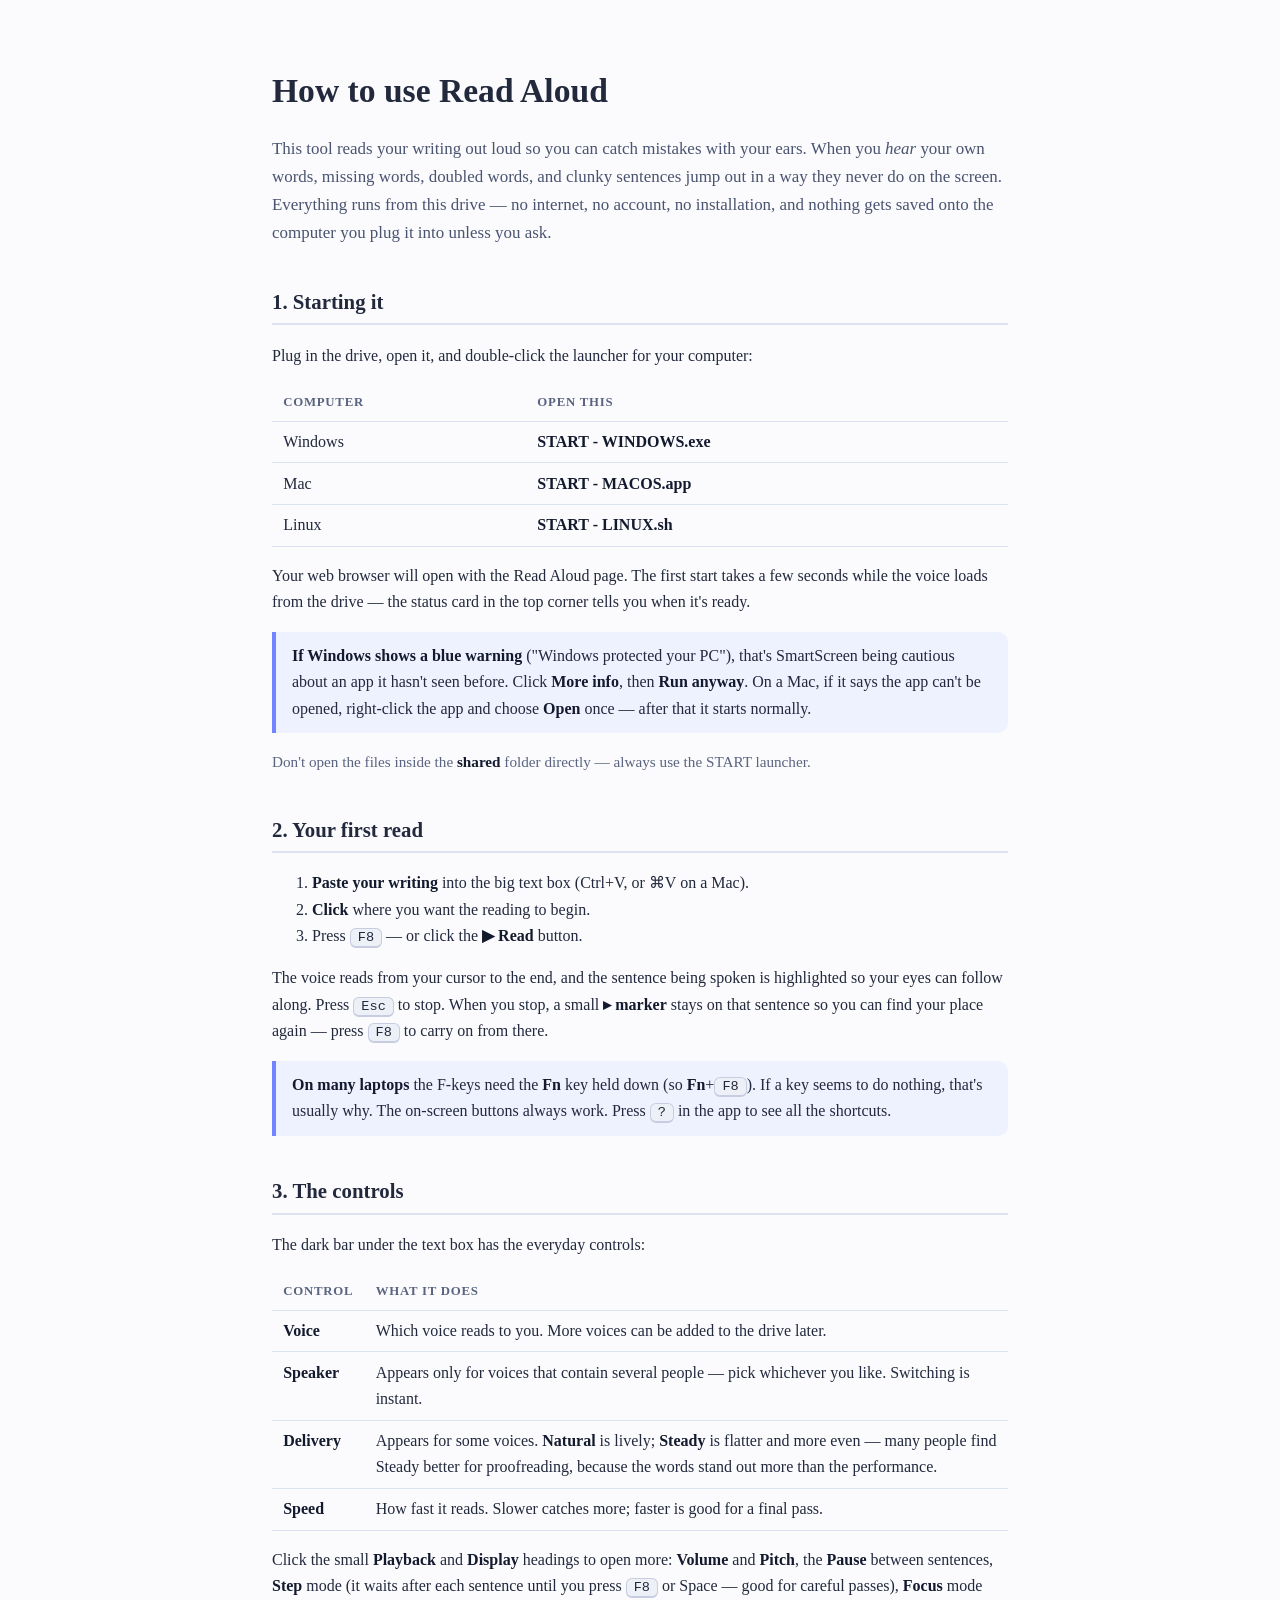
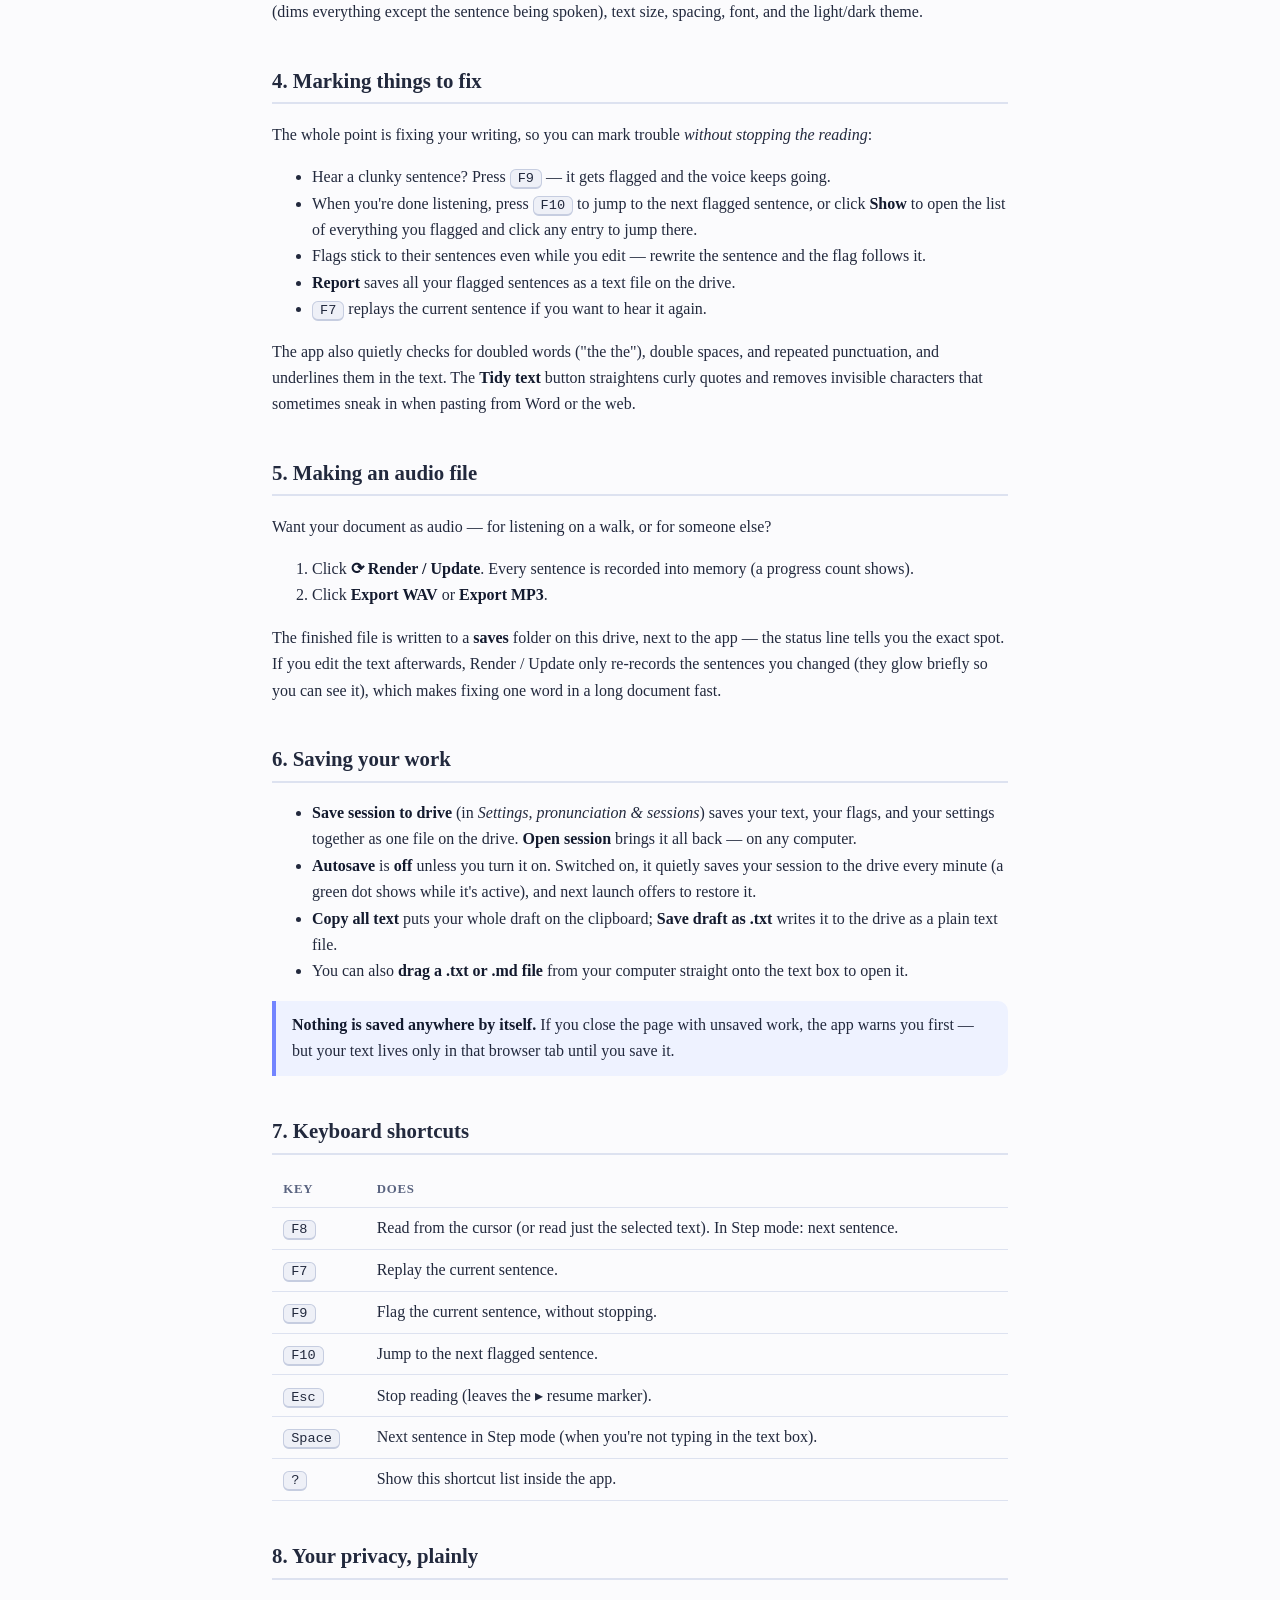
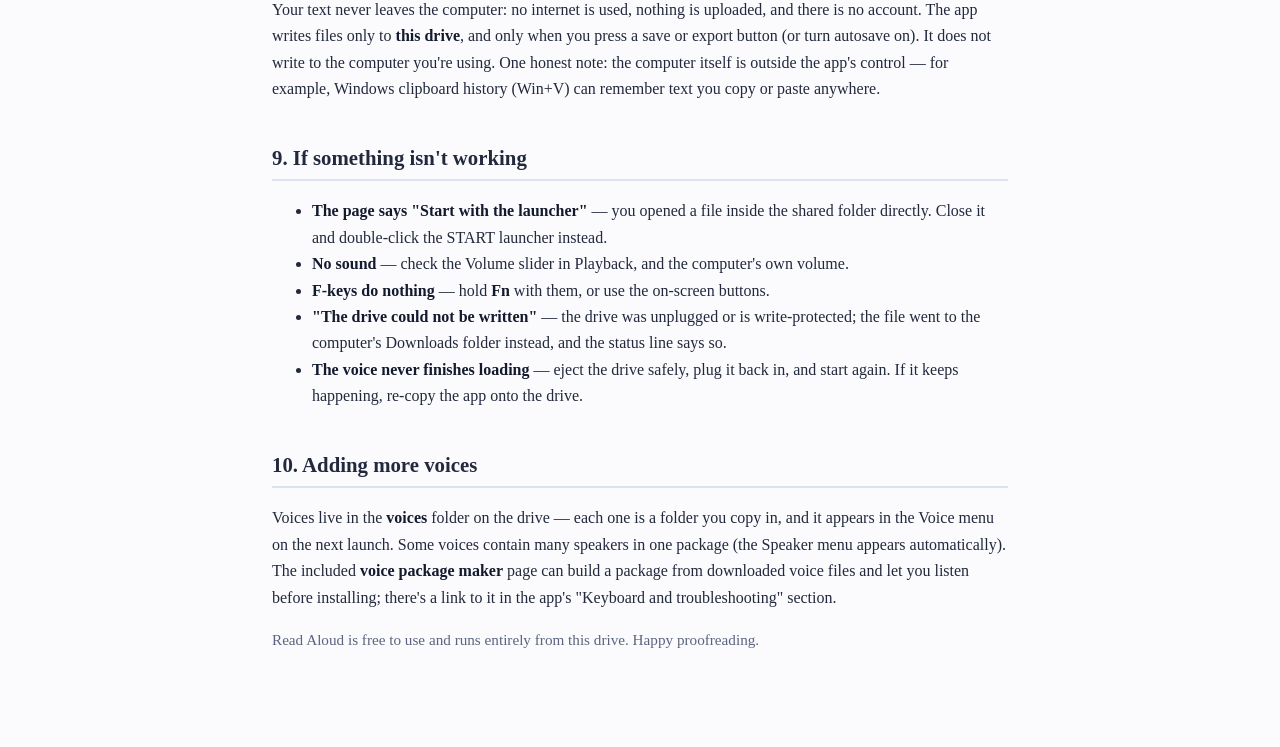
<file: manual.html>
<!doctype html>
<html lang="en">
<head>
<meta charset="utf-8">
<meta name="viewport" content="width=device-width, initial-scale=1">
<meta name="color-scheme" content="light dark">
<title>How to use Read Aloud</title>
<style>
  :root { color-scheme: light dark; }
  body {
    font-family: Georgia, 'Times New Roman', serif;
    line-height: 1.65;
    max-width: 46rem;
    margin: 0 auto;
    padding: 2.5rem 1.4rem 5rem;
    color: #22293d;
    background: #fbfbfd;
  }
  h1 { font-size: 2.1rem; margin-bottom: 0.2rem; }
  h2 { font-size: 1.3rem; margin-top: 2.4rem; border-bottom: 2px solid #dde2f0; padding-bottom: 0.25rem; }
  .lede { font-size: 1.06rem; color: #4a5470; }
  kbd {
    font-family: ui-monospace, Consolas, monospace;
    font-size: 0.85em;
    background: #eef0f7;
    border: 1px solid #c6cde0;
    border-bottom-width: 2px;
    border-radius: 6px;
    padding: 1px 7px;
    white-space: nowrap;
  }
  b, strong { color: #131a2e; }
  .tip {
    background: #eef2ff;
    border-left: 4px solid #7284ff;
    padding: 0.7rem 1rem;
    border-radius: 0 10px 10px 0;
    margin: 1rem 0;
  }
  table { border-collapse: collapse; width: 100%; margin: 1rem 0; }
  th, td { text-align: left; padding: 0.45rem 0.7rem; border-bottom: 1px solid #dde2f0; vertical-align: top; }
  th { font-size: 0.8rem; text-transform: uppercase; letter-spacing: 0.06em; color: #5a6480; }
  .muted { color: #5a6480; font-size: 0.95rem; }
  @media (prefers-color-scheme: dark) {
    body { background: #10162a; color: #d7dcec; }
    b, strong { color: #f2f4fb; }
    h2 { border-color: #2c3552; }
    .lede, .muted, th { color: #96a0bd; }
    kbd { background: #1d2540; border-color: #38446b; }
    .tip { background: #1a2342; }
    th, td { border-color: #2c3552; }
  }
  @media print {
    body { max-width: none; color: #000; background: #fff; }
    .tip { border-color: #888; background: #f2f2f2; }
  }
</style>
</head>
<body>

<h1>How to use Read Aloud</h1>
<p class="lede">This tool reads your writing out loud so you can catch mistakes with your ears.
When you <em>hear</em> your own words, missing words, doubled words, and clunky sentences jump out
in a way they never do on the screen. Everything runs from this drive — no internet, no account,
no installation, and nothing gets saved onto the computer you plug it into unless you ask.</p>

<h2>1. Starting it</h2>
<p>Plug in the drive, open it, and double-click the launcher for your computer:</p>
<table>
  <tr><th>Computer</th><th>Open this</th></tr>
  <tr><td>Windows</td><td><b>START - WINDOWS.exe</b></td></tr>
  <tr><td>Mac</td><td><b>START - MACOS.app</b></td></tr>
  <tr><td>Linux</td><td><b>START - LINUX.sh</b></td></tr>
</table>
<p>Your web browser will open with the Read Aloud page. The first start takes a few seconds
while the voice loads from the drive — the status card in the top corner tells you when it's ready.</p>
<div class="tip"><b>If Windows shows a blue warning</b> ("Windows protected your PC"), that's
SmartScreen being cautious about an app it hasn't seen before. Click <b>More info</b>, then
<b>Run anyway</b>. On a Mac, if it says the app can't be opened, right-click the app and choose
<b>Open</b> once — after that it starts normally.</div>
<p class="muted">Don't open the files inside the <b>shared</b> folder directly — always use the START launcher.</p>

<h2>2. Your first read</h2>
<ol>
  <li><b>Paste your writing</b> into the big text box (Ctrl+V, or ⌘V on a Mac).</li>
  <li><b>Click</b> where you want the reading to begin.</li>
  <li>Press <kbd>F8</kbd> — or click the <b>▶ Read</b> button.</li>
</ol>
<p>The voice reads from your cursor to the end, and the sentence being spoken is highlighted so
your eyes can follow along. Press <kbd>Esc</kbd> to stop. When you stop, a small <b>▸ marker</b>
stays on that sentence so you can find your place again — press <kbd>F8</kbd> to carry on from there.</p>
<div class="tip"><b>On many laptops</b> the F-keys need the <b>Fn</b> key held down
(so <b>Fn</b>+<kbd>F8</kbd>). If a key seems to do nothing, that's usually why. The on-screen
buttons always work. Press <kbd>?</kbd> in the app to see all the shortcuts.</div>

<h2>3. The controls</h2>
<p>The dark bar under the text box has the everyday controls:</p>
<table>
  <tr><th>Control</th><th>What it does</th></tr>
  <tr><td><b>Voice</b></td><td>Which voice reads to you. More voices can be added to the drive later.</td></tr>
  <tr><td><b>Speaker</b></td><td>Appears only for voices that contain several people — pick whichever you like. Switching is instant.</td></tr>
  <tr><td><b>Delivery</b></td><td>Appears for some voices. <b>Natural</b> is lively; <b>Steady</b> is flatter and more even — many people find Steady better for proofreading, because the words stand out more than the performance.</td></tr>
  <tr><td><b>Speed</b></td><td>How fast it reads. Slower catches more; faster is good for a final pass.</td></tr>
</table>
<p>Click the small <b>Playback</b> and <b>Display</b> headings to open more:
<b>Volume</b> and <b>Pitch</b>, the <b>Pause</b> between sentences, <b>Step</b> mode (it waits after
each sentence until you press <kbd>F8</kbd> or Space — good for careful passes), <b>Focus</b> mode
(dims everything except the sentence being spoken), text size, spacing, font, and the light/dark theme.</p>

<h2>4. Marking things to fix</h2>
<p>The whole point is fixing your writing, so you can mark trouble <em>without stopping the reading</em>:</p>
<ul>
  <li>Hear a clunky sentence? Press <kbd>F9</kbd> — it gets flagged and the voice keeps going.</li>
  <li>When you're done listening, press <kbd>F10</kbd> to jump to the next flagged sentence, or click
  <b>Show</b> to open the list of everything you flagged and click any entry to jump there.</li>
  <li>Flags stick to their sentences even while you edit — rewrite the sentence and the flag follows it.</li>
  <li><b>Report</b> saves all your flagged sentences as a text file on the drive.</li>
  <li><kbd>F7</kbd> replays the current sentence if you want to hear it again.</li>
</ul>
<p>The app also quietly checks for doubled words ("the the"), double spaces, and repeated punctuation,
and underlines them in the text. The <b>Tidy text</b> button straightens curly quotes and removes
invisible characters that sometimes sneak in when pasting from Word or the web.</p>

<h2>5. Making an audio file</h2>
<p>Want your document as audio — for listening on a walk, or for someone else?</p>
<ol>
  <li>Click <b>⟳ Render / Update</b>. Every sentence is recorded into memory (a progress count shows).</li>
  <li>Click <b>Export WAV</b> or <b>Export MP3</b>.</li>
</ol>
<p>The finished file is written to a <b>saves</b> folder on this drive, next to the app — the status
line tells you the exact spot. If you edit the text afterwards, Render / Update only re-records the
sentences you changed (they glow briefly so you can see it), which makes fixing one word in a long
document fast.</p>

<h2>6. Saving your work</h2>
<ul>
  <li><b>Save session to drive</b> (in <i>Settings, pronunciation &amp; sessions</i>) saves your text,
  your flags, and your settings together as one file on the drive. <b>Open session</b> brings it all back —
  on any computer.</li>
  <li><b>Autosave</b> is <b>off</b> unless you turn it on. Switched on, it quietly saves your session to
  the drive every minute (a green dot shows while it's active), and next launch offers to restore it.</li>
  <li><b>Copy all text</b> puts your whole draft on the clipboard; <b>Save draft as .txt</b> writes it
  to the drive as a plain text file.</li>
  <li>You can also <b>drag a .txt or .md file</b> from your computer straight onto the text box to open it.</li>
</ul>
<div class="tip"><b>Nothing is saved anywhere by itself.</b> If you close the page with unsaved
work, the app warns you first — but your text lives only in that browser tab until you save it.</div>

<h2>7. Keyboard shortcuts</h2>
<table>
  <tr><th>Key</th><th>Does</th></tr>
  <tr><td><kbd>F8</kbd></td><td>Read from the cursor (or read just the selected text). In Step mode: next sentence.</td></tr>
  <tr><td><kbd>F7</kbd></td><td>Replay the current sentence.</td></tr>
  <tr><td><kbd>F9</kbd></td><td>Flag the current sentence, without stopping.</td></tr>
  <tr><td><kbd>F10</kbd></td><td>Jump to the next flagged sentence.</td></tr>
  <tr><td><kbd>Esc</kbd></td><td>Stop reading (leaves the ▸ resume marker).</td></tr>
  <tr><td><kbd>Space</kbd></td><td>Next sentence in Step mode (when you're not typing in the text box).</td></tr>
  <tr><td><kbd>?</kbd></td><td>Show this shortcut list inside the app.</td></tr>
</table>

<h2>8. Your privacy, plainly</h2>
<p>Your text never leaves the computer: no internet is used, nothing is uploaded, and there is no
account. The app writes files only to <b>this drive</b>, and only when you press a save or export
button (or turn autosave on). It does not write to the computer you're using. One honest note:
the computer itself is outside the app's control — for example, Windows clipboard history (Win+V)
can remember text you copy or paste anywhere.</p>

<h2>9. If something isn't working</h2>
<ul>
  <li><b>The page says "Start with the launcher"</b> — you opened a file inside the shared folder
  directly. Close it and double-click the START launcher instead.</li>
  <li><b>No sound</b> — check the Volume slider in Playback, and the computer's own volume.</li>
  <li><b>F-keys do nothing</b> — hold <b>Fn</b> with them, or use the on-screen buttons.</li>
  <li><b>"The drive could not be written"</b> — the drive was unplugged or is write-protected;
  the file went to the computer's Downloads folder instead, and the status line says so.</li>
  <li><b>The voice never finishes loading</b> — eject the drive safely, plug it back in, and start again.
  If it keeps happening, re-copy the app onto the drive.</li>
</ul>

<h2>10. Adding more voices</h2>
<p>Voices live in the <b>voices</b> folder on the drive — each one is a folder you copy in, and it
appears in the Voice menu on the next launch. Some voices contain many speakers in one package
(the Speaker menu appears automatically). The included <b>voice package maker</b> page can build a
package from downloaded voice files and let you listen before installing; there's a link to it in
the app's "Keyboard and troubleshooting" section.</p>

<p class="muted">Read Aloud is free to use and runs entirely from this drive. Happy proofreading.</p>

</body>
</html>
</file>
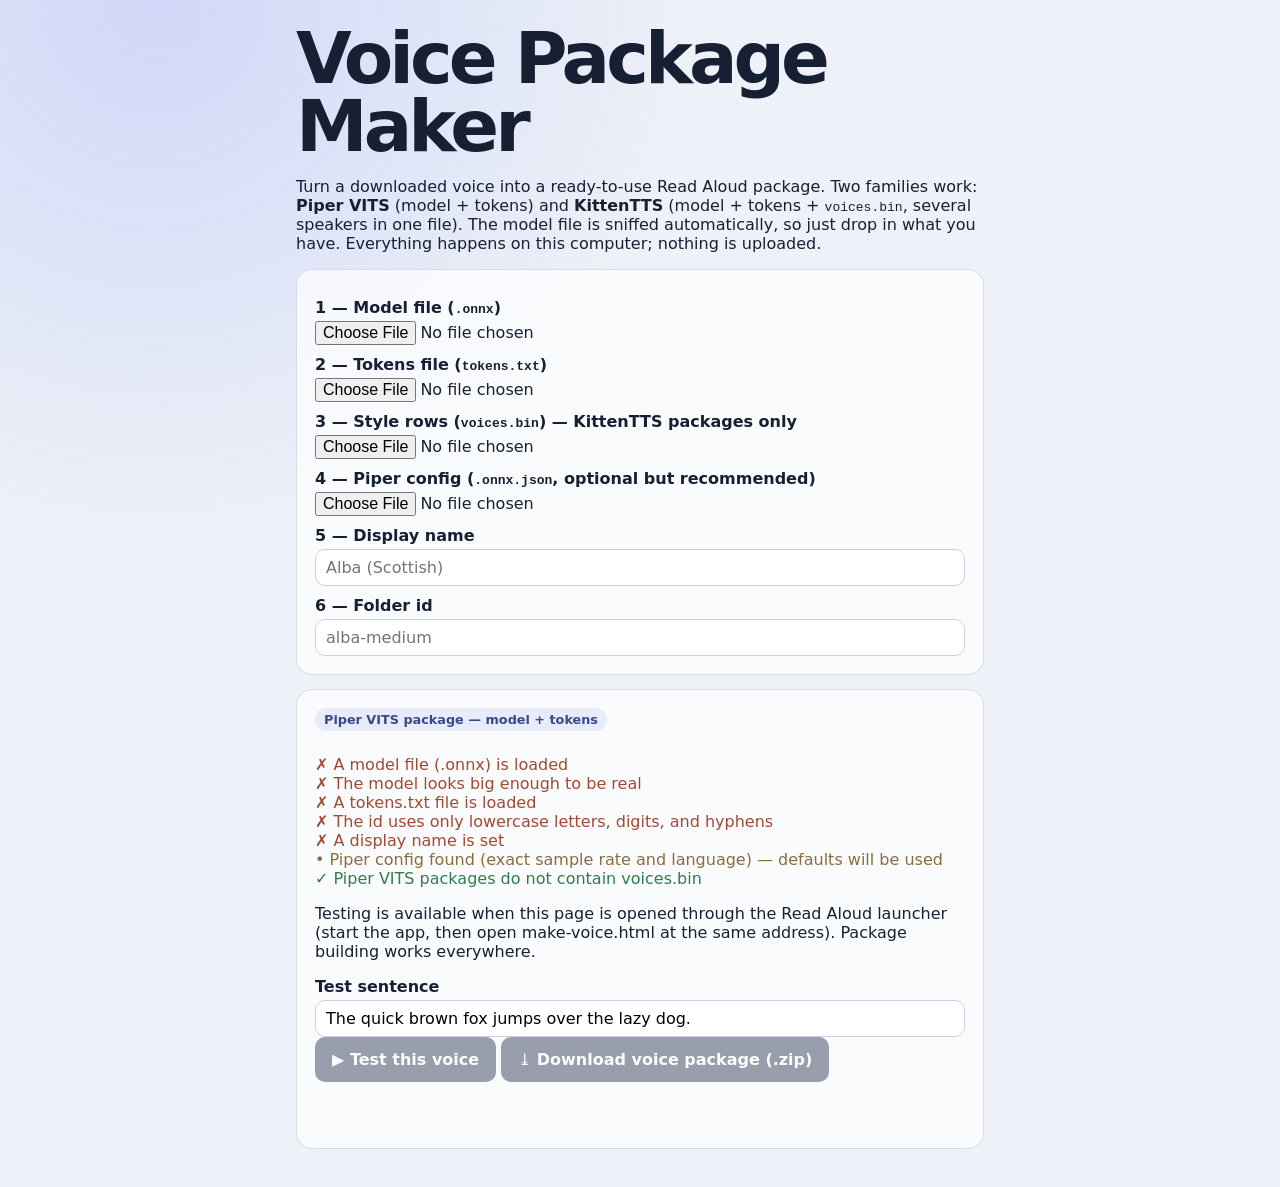
<file: web/make-voice.html>
<!doctype html>
<html lang="en">
<head>
<meta charset="utf-8">
<meta name="viewport" content="width=device-width, initial-scale=1">
<meta name="color-scheme" content="light dark">
<title>Read Aloud — Voice Package Maker</title>
<link rel="stylesheet" href="style.css">
<style>
  .mv main { max-width: 720px; margin: 0 auto; padding: 24px 16px; }
  .mv .card { border: 1px solid rgba(122,136,169,.25); border-radius: 16px; padding: 18px; margin: 14px 0; background: rgba(255,255,255,.72); }
  .mv label { display: block; margin: 10px 0 4px; font-weight: 600; }
  .mv input[type=text] { width: 100%; padding: 8px 10px; border-radius: 10px; border: 1px solid #c9d0e0; font: inherit; }
  .mv ul#checks { list-style: none; padding: 0; }
  .mv #checks .ok { color: #2f7d4f; }
  .mv #checks .bad { color: #a04a34; }
  .mv #checks .soft { color: #8a6d3b; }
  .mv #status { margin-top: 10px; min-height: 1.4em; font-weight: 600; }
  .mv .family { font-size:.8rem; font-weight:600; margin:0 0 8px; padding:4px 9px; border-radius:999px; display:inline-block; }
  .mv .family.vits { background:#e8ecf9; color:#3a4a8a; }
  .mv .family.kitten { background:#e6f2e6; color:#2f7d4f; }
  .mv .family.warnfam { background:#fbeede; color:#a04a34; }
  .mv #speakerRow { margin:10px 0; }
  :root[data-theme="dark"] .mv .card { background: rgba(29,37,56,.75); border-color: #303a53; }
</style>
</head>
<body class="mv">
<main>
  <h1>Voice Package Maker</h1>
  <p>Turn a downloaded voice into a ready-to-use Read Aloud package. Two families work:
  <strong>Piper VITS</strong> (model + tokens) and <strong>KittenTTS</strong> (model + tokens +
  <code>voices.bin</code>, several speakers in one file). The model file is sniffed automatically, so
  just drop in what you have. Everything happens on this computer; nothing is uploaded.</p>
  <section class="card">
    <label>1 — Model file (<code>.onnx</code>)</label>
    <input type="file" id="modelFile" accept=".onnx">
    <label>2 — Tokens file (<code>tokens.txt</code>)</label>
    <input type="file" id="tokensFile" accept=".txt">
    <label>3 — Style rows (<code>voices.bin</code>) — KittenTTS packages only</label>
    <input type="file" id="voicesFile" accept=".bin">
    <label>4 — Piper config (<code>.onnx.json</code>, optional but recommended)</label>
    <input type="file" id="configFile" accept=".json">
    <label>5 — Display name</label>
    <input type="text" id="voiceName" placeholder="Alba (Scottish)">
    <label>6 — Folder id</label>
    <input type="text" id="voiceId" placeholder="alba-medium">
  </section>
  <section class="card">
    <p id="family" class="family vits"></p>
    <ul id="checks"></ul>
    <div id="speakerRow" hidden>
      <label for="auditionSpeaker">Audition speaker (the package includes all of them)</label>
      <select id="auditionSpeaker" style="width:180px;padding:8px 10px;border-radius:10px;border:1px solid #c9d0e0;font:inherit;"></select>
    </div>
    <p id="benchNote"></p>
    <label for="testText">Test sentence</label>
    <input type="text" id="testText" value="The quick brown fox jumps over the lazy dog.">
    <button id="testBtn" type="button" disabled>▶ Test this voice</button>
    <button id="downloadBtn" type="button" disabled>⤓ Download voice package (.zip)</button>
    <p id="status"></p>
  </section>
</main>
<script src="make-voice.js"></script>
</body>
</html>
</file>
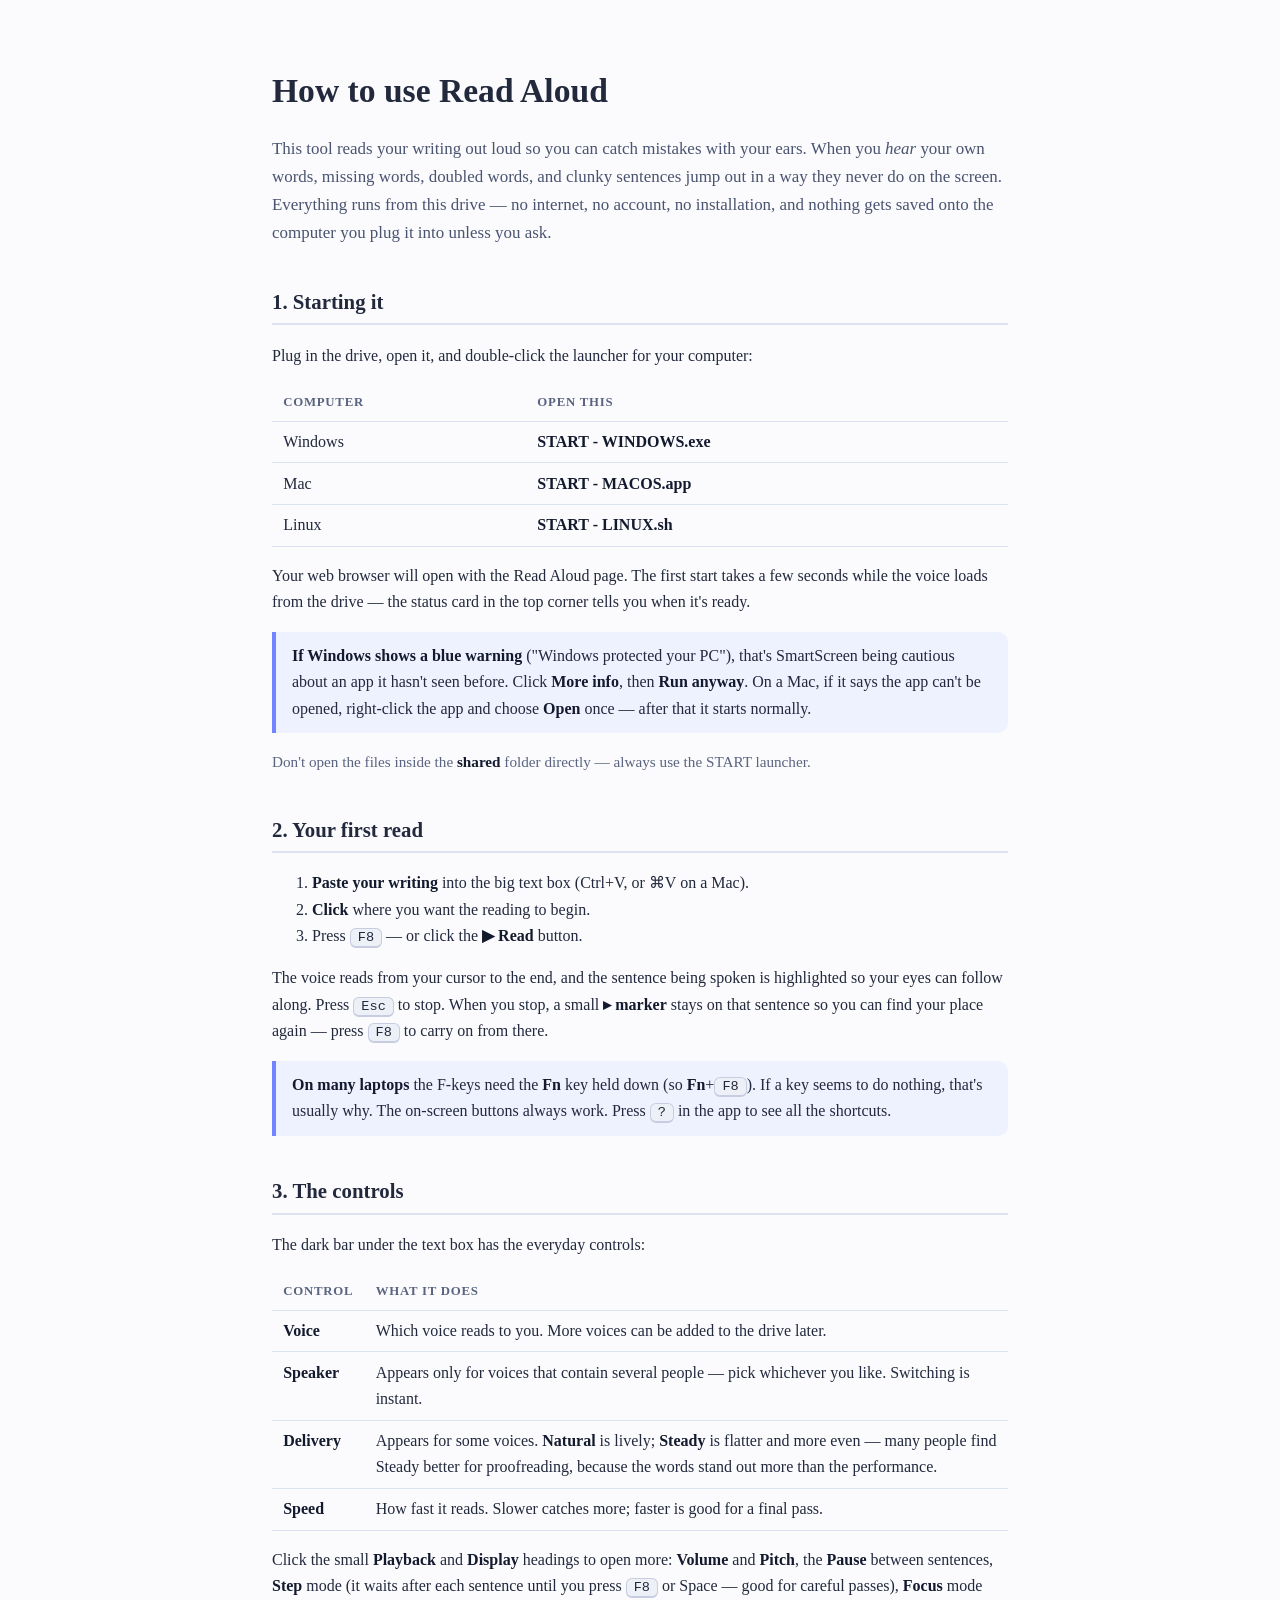
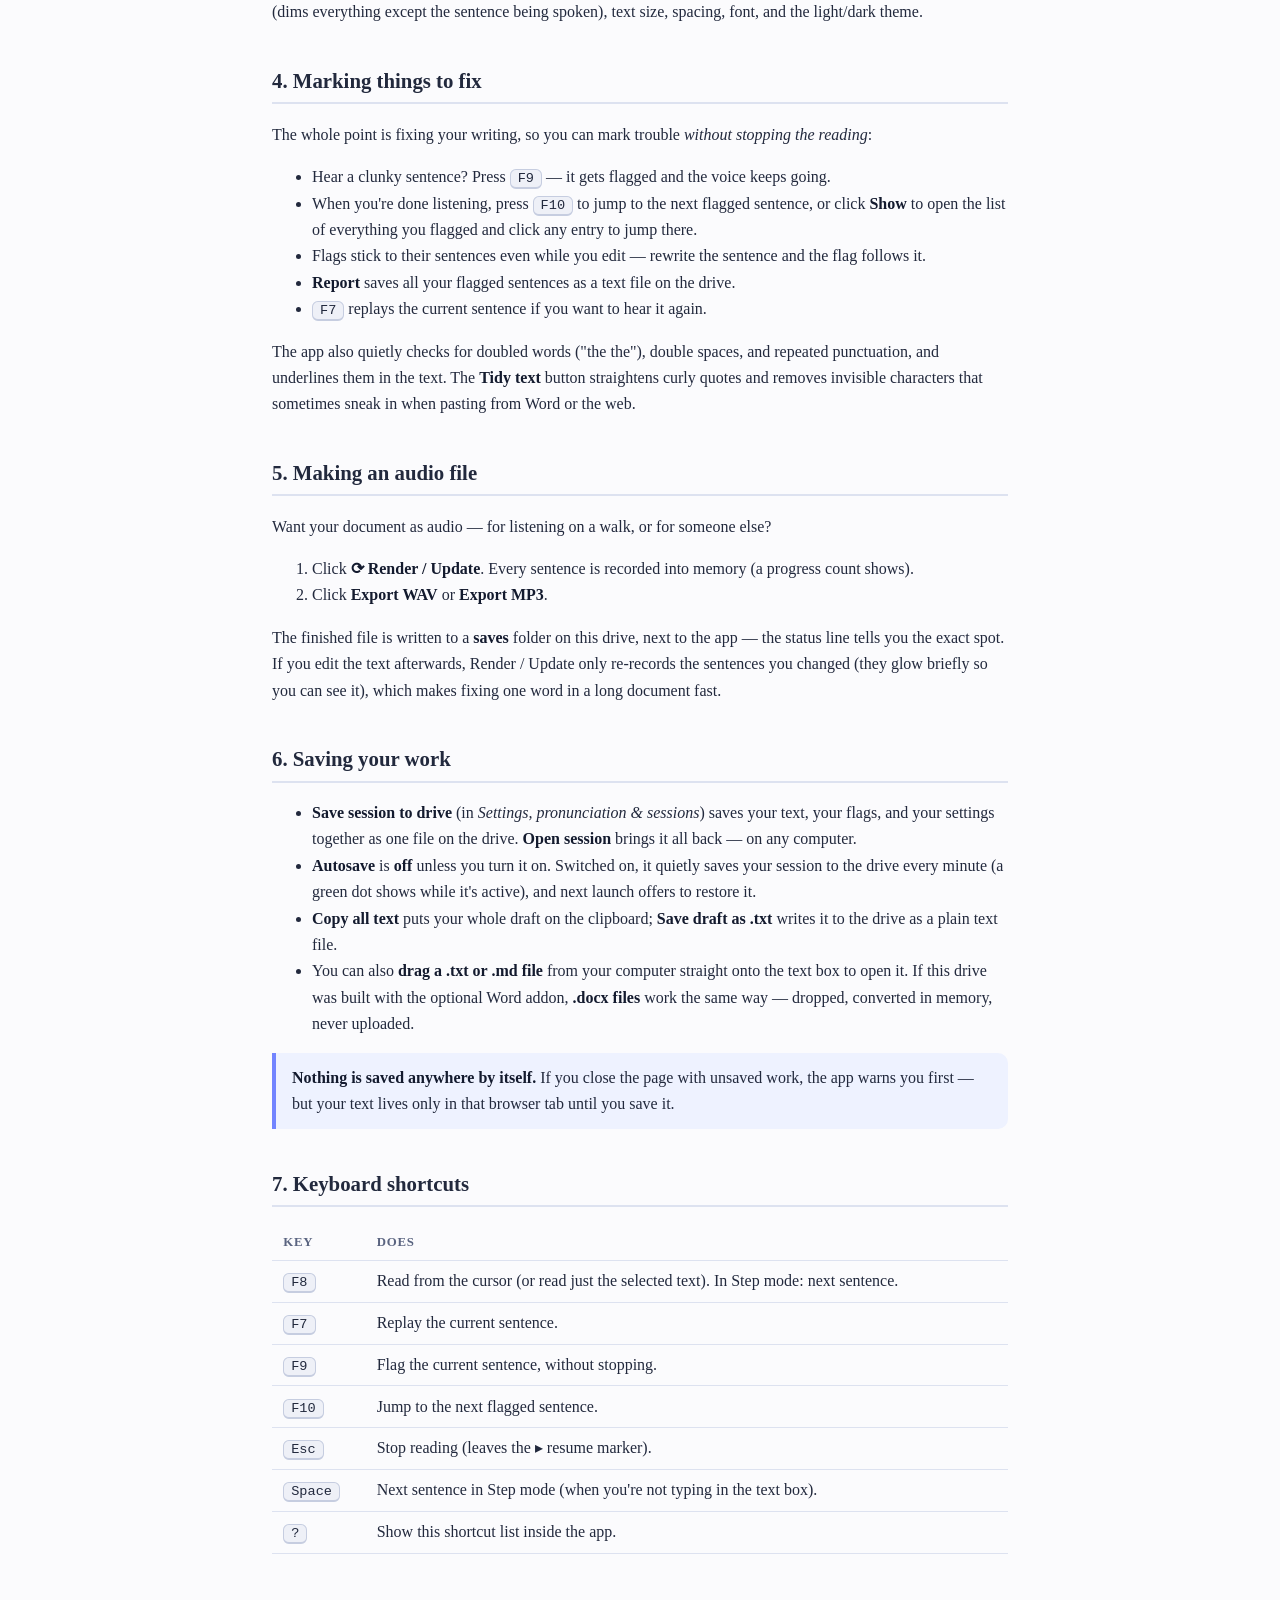
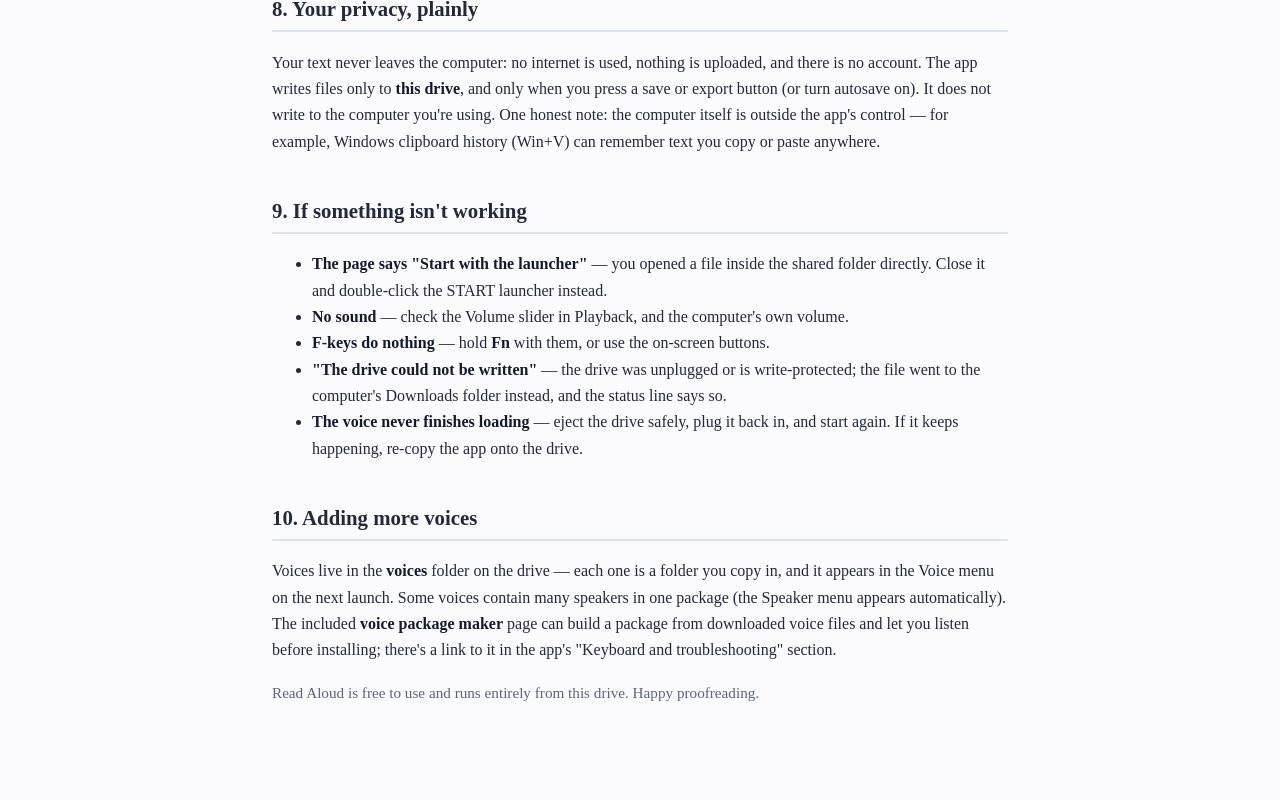
<file: web/manual.html>
<!doctype html>
<html lang="en">
<head>
<meta charset="utf-8">
<meta name="viewport" content="width=device-width, initial-scale=1">
<meta name="color-scheme" content="light dark">
<title>How to use Read Aloud</title>
<style>
  :root { color-scheme: light dark; }
  body {
    font-family: Georgia, 'Times New Roman', serif;
    line-height: 1.65;
    max-width: 46rem;
    margin: 0 auto;
    padding: 2.5rem 1.4rem 5rem;
    color: #22293d;
    background: #fbfbfd;
  }
  h1 { font-size: 2.1rem; margin-bottom: 0.2rem; }
  h2 { font-size: 1.3rem; margin-top: 2.4rem; border-bottom: 2px solid #dde2f0; padding-bottom: 0.25rem; }
  .lede { font-size: 1.06rem; color: #4a5470; }
  kbd {
    font-family: ui-monospace, Consolas, monospace;
    font-size: 0.85em;
    background: #eef0f7;
    border: 1px solid #c6cde0;
    border-bottom-width: 2px;
    border-radius: 6px;
    padding: 1px 7px;
    white-space: nowrap;
  }
  b, strong { color: #131a2e; }
  .tip {
    background: #eef2ff;
    border-left: 4px solid #7284ff;
    padding: 0.7rem 1rem;
    border-radius: 0 10px 10px 0;
    margin: 1rem 0;
  }
  table { border-collapse: collapse; width: 100%; margin: 1rem 0; }
  th, td { text-align: left; padding: 0.45rem 0.7rem; border-bottom: 1px solid #dde2f0; vertical-align: top; }
  th { font-size: 0.8rem; text-transform: uppercase; letter-spacing: 0.06em; color: #5a6480; }
  .muted { color: #5a6480; font-size: 0.95rem; }
  @media (prefers-color-scheme: dark) {
    body { background: #10162a; color: #d7dcec; }
    b, strong { color: #f2f4fb; }
    h2 { border-color: #2c3552; }
    .lede, .muted, th { color: #96a0bd; }
    kbd { background: #1d2540; border-color: #38446b; }
    .tip { background: #1a2342; }
    th, td { border-color: #2c3552; }
  }
  @media print {
    body { max-width: none; color: #000; background: #fff; }
    .tip { border-color: #888; background: #f2f2f2; }
  }
</style>
</head>
<body>

<h1>How to use Read Aloud</h1>
<p class="lede">This tool reads your writing out loud so you can catch mistakes with your ears.
When you <em>hear</em> your own words, missing words, doubled words, and clunky sentences jump out
in a way they never do on the screen. Everything runs from this drive — no internet, no account,
no installation, and nothing gets saved onto the computer you plug it into unless you ask.</p>

<h2>1. Starting it</h2>
<p>Plug in the drive, open it, and double-click the launcher for your computer:</p>
<table>
  <tr><th>Computer</th><th>Open this</th></tr>
  <tr><td>Windows</td><td><b>START - WINDOWS.exe</b></td></tr>
  <tr><td>Mac</td><td><b>START - MACOS.app</b></td></tr>
  <tr><td>Linux</td><td><b>START - LINUX.sh</b></td></tr>
</table>
<p>Your web browser will open with the Read Aloud page. The first start takes a few seconds
while the voice loads from the drive — the status card in the top corner tells you when it's ready.</p>
<div class="tip"><b>If Windows shows a blue warning</b> ("Windows protected your PC"), that's
SmartScreen being cautious about an app it hasn't seen before. Click <b>More info</b>, then
<b>Run anyway</b>. On a Mac, if it says the app can't be opened, right-click the app and choose
<b>Open</b> once — after that it starts normally.</div>
<p class="muted">Don't open the files inside the <b>shared</b> folder directly — always use the START launcher.</p>

<h2>2. Your first read</h2>
<ol>
  <li><b>Paste your writing</b> into the big text box (Ctrl+V, or ⌘V on a Mac).</li>
  <li><b>Click</b> where you want the reading to begin.</li>
  <li>Press <kbd>F8</kbd> — or click the <b>▶ Read</b> button.</li>
</ol>
<p>The voice reads from your cursor to the end, and the sentence being spoken is highlighted so
your eyes can follow along. Press <kbd>Esc</kbd> to stop. When you stop, a small <b>▸ marker</b>
stays on that sentence so you can find your place again — press <kbd>F8</kbd> to carry on from there.</p>
<div class="tip"><b>On many laptops</b> the F-keys need the <b>Fn</b> key held down
(so <b>Fn</b>+<kbd>F8</kbd>). If a key seems to do nothing, that's usually why. The on-screen
buttons always work. Press <kbd>?</kbd> in the app to see all the shortcuts.</div>

<h2>3. The controls</h2>
<p>The dark bar under the text box has the everyday controls:</p>
<table>
  <tr><th>Control</th><th>What it does</th></tr>
  <tr><td><b>Voice</b></td><td>Which voice reads to you. More voices can be added to the drive later.</td></tr>
  <tr><td><b>Speaker</b></td><td>Appears only for voices that contain several people — pick whichever you like. Switching is instant.</td></tr>
  <tr><td><b>Delivery</b></td><td>Appears for some voices. <b>Natural</b> is lively; <b>Steady</b> is flatter and more even — many people find Steady better for proofreading, because the words stand out more than the performance.</td></tr>
  <tr><td><b>Speed</b></td><td>How fast it reads. Slower catches more; faster is good for a final pass.</td></tr>
</table>
<p>Click the small <b>Playback</b> and <b>Display</b> headings to open more:
<b>Volume</b> and <b>Pitch</b>, the <b>Pause</b> between sentences, <b>Step</b> mode (it waits after
each sentence until you press <kbd>F8</kbd> or Space — good for careful passes), <b>Focus</b> mode
(dims everything except the sentence being spoken), text size, spacing, font, and the light/dark theme.</p>

<h2>4. Marking things to fix</h2>
<p>The whole point is fixing your writing, so you can mark trouble <em>without stopping the reading</em>:</p>
<ul>
  <li>Hear a clunky sentence? Press <kbd>F9</kbd> — it gets flagged and the voice keeps going.</li>
  <li>When you're done listening, press <kbd>F10</kbd> to jump to the next flagged sentence, or click
  <b>Show</b> to open the list of everything you flagged and click any entry to jump there.</li>
  <li>Flags stick to their sentences even while you edit — rewrite the sentence and the flag follows it.</li>
  <li><b>Report</b> saves all your flagged sentences as a text file on the drive.</li>
  <li><kbd>F7</kbd> replays the current sentence if you want to hear it again.</li>
</ul>
<p>The app also quietly checks for doubled words ("the the"), double spaces, and repeated punctuation,
and underlines them in the text. The <b>Tidy text</b> button straightens curly quotes and removes
invisible characters that sometimes sneak in when pasting from Word or the web.</p>

<h2>5. Making an audio file</h2>
<p>Want your document as audio — for listening on a walk, or for someone else?</p>
<ol>
  <li>Click <b>⟳ Render / Update</b>. Every sentence is recorded into memory (a progress count shows).</li>
  <li>Click <b>Export WAV</b> or <b>Export MP3</b>.</li>
</ol>
<p>The finished file is written to a <b>saves</b> folder on this drive, next to the app — the status
line tells you the exact spot. If you edit the text afterwards, Render / Update only re-records the
sentences you changed (they glow briefly so you can see it), which makes fixing one word in a long
document fast.</p>

<h2>6. Saving your work</h2>
<ul>
  <li><b>Save session to drive</b> (in <i>Settings, pronunciation &amp; sessions</i>) saves your text,
  your flags, and your settings together as one file on the drive. <b>Open session</b> brings it all back —
  on any computer.</li>
  <li><b>Autosave</b> is <b>off</b> unless you turn it on. Switched on, it quietly saves your session to
  the drive every minute (a green dot shows while it's active), and next launch offers to restore it.</li>
  <li><b>Copy all text</b> puts your whole draft on the clipboard; <b>Save draft as .txt</b> writes it
  to the drive as a plain text file.</li>
  <li>You can also <b>drag a .txt or .md file</b> from your computer straight onto the text box to open it. If this drive was built with the optional Word addon, <b>.docx files</b> work the same way — dropped, converted in memory, never uploaded.</li>
</ul>
<div class="tip"><b>Nothing is saved anywhere by itself.</b> If you close the page with unsaved
work, the app warns you first — but your text lives only in that browser tab until you save it.</div>

<h2>7. Keyboard shortcuts</h2>
<table>
  <tr><th>Key</th><th>Does</th></tr>
  <tr><td><kbd>F8</kbd></td><td>Read from the cursor (or read just the selected text). In Step mode: next sentence.</td></tr>
  <tr><td><kbd>F7</kbd></td><td>Replay the current sentence.</td></tr>
  <tr><td><kbd>F9</kbd></td><td>Flag the current sentence, without stopping.</td></tr>
  <tr><td><kbd>F10</kbd></td><td>Jump to the next flagged sentence.</td></tr>
  <tr><td><kbd>Esc</kbd></td><td>Stop reading (leaves the ▸ resume marker).</td></tr>
  <tr><td><kbd>Space</kbd></td><td>Next sentence in Step mode (when you're not typing in the text box).</td></tr>
  <tr><td><kbd>?</kbd></td><td>Show this shortcut list inside the app.</td></tr>
</table>

<h2>8. Your privacy, plainly</h2>
<p>Your text never leaves the computer: no internet is used, nothing is uploaded, and there is no
account. The app writes files only to <b>this drive</b>, and only when you press a save or export
button (or turn autosave on). It does not write to the computer you're using. One honest note:
the computer itself is outside the app's control — for example, Windows clipboard history (Win+V)
can remember text you copy or paste anywhere.</p>

<h2>9. If something isn't working</h2>
<ul>
  <li><b>The page says "Start with the launcher"</b> — you opened a file inside the shared folder
  directly. Close it and double-click the START launcher instead.</li>
  <li><b>No sound</b> — check the Volume slider in Playback, and the computer's own volume.</li>
  <li><b>F-keys do nothing</b> — hold <b>Fn</b> with them, or use the on-screen buttons.</li>
  <li><b>"The drive could not be written"</b> — the drive was unplugged or is write-protected;
  the file went to the computer's Downloads folder instead, and the status line says so.</li>
  <li><b>The voice never finishes loading</b> — eject the drive safely, plug it back in, and start again.
  If it keeps happening, re-copy the app onto the drive.</li>
</ul>

<h2>10. Adding more voices</h2>
<p>Voices live in the <b>voices</b> folder on the drive — each one is a folder you copy in, and it
appears in the Voice menu on the next launch. Some voices contain many speakers in one package
(the Speaker menu appears automatically). The included <b>voice package maker</b> page can build a
package from downloaded voice files and let you listen before installing; there's a link to it in
the app's "Keyboard and troubleshooting" section.</p>

<p class="muted">Read Aloud is free to use and runs entirely from this drive. Happy proofreading.</p>

</body>
</html>
</file>
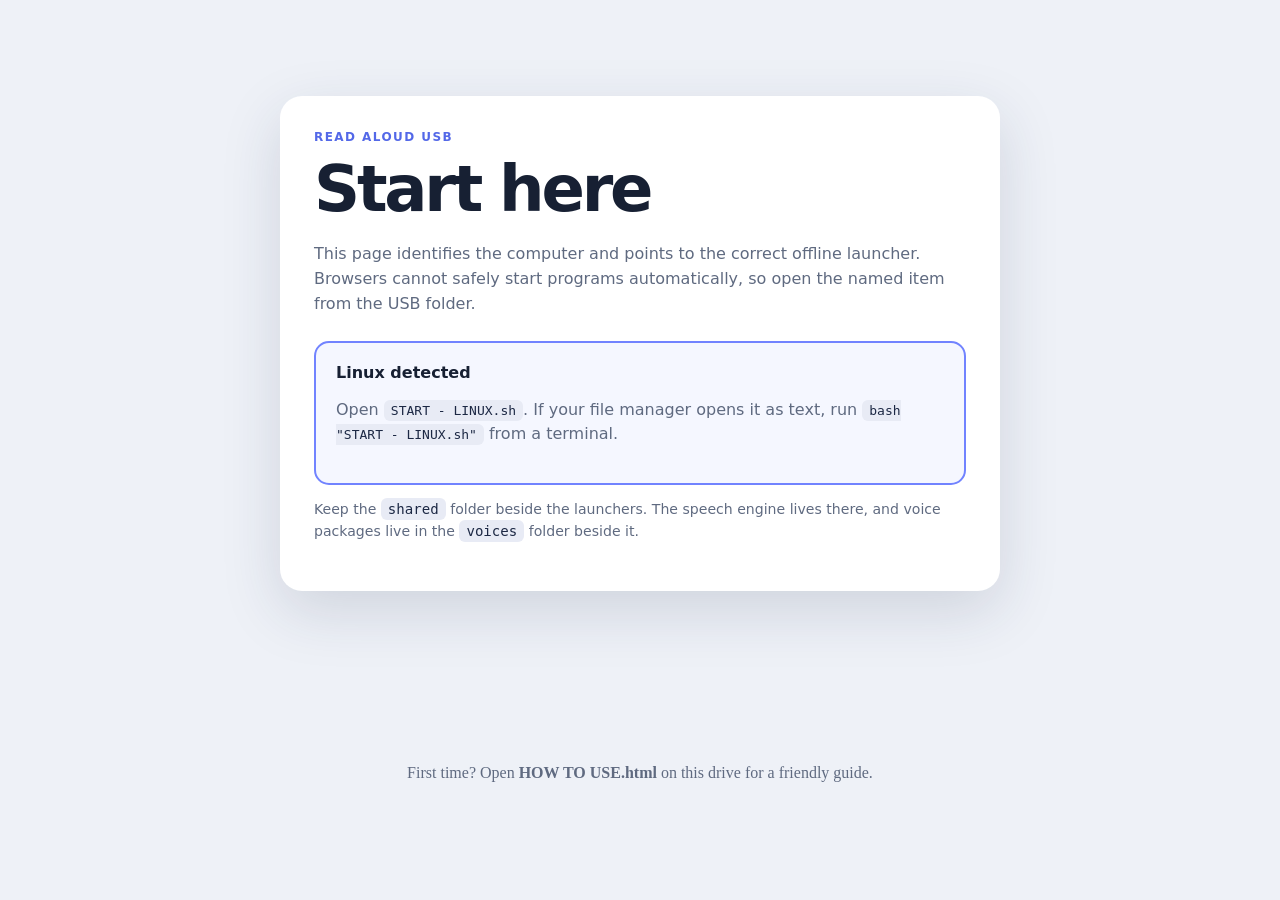
<file: web/start-here.html>
<!doctype html>
<html lang="en">
<head>
  <meta charset="utf-8">
  <meta name="viewport" content="width=device-width, initial-scale=1">
  <title>Start Read Aloud</title>
  <style>
    :root { font-family: system-ui, sans-serif; color: #172033; background: #eef1f7; }
    * { box-sizing: border-box; }
    body { margin: 0; min-height: 100vh; display: grid; place-items: center; padding: 20px; }
    main { width: min(720px, 100%); padding: 34px; border-radius: 22px; background: white; box-shadow: 0 20px 60px rgba(35,45,80,.15); }
    .tag { color: #5368e8; font-size: .75rem; font-weight: 800; letter-spacing: .12em; }
    h1 { margin: 8px 0 10px; font-size: clamp(2rem, 7vw, 4rem); letter-spacing: -.05em; }
    p { color: #5f6a80; line-height: 1.55; }
    .choice { display: none; margin: 24px 0 10px; padding: 20px; border: 2px solid #7183ff; border-radius: 15px; background: #f5f7ff; }
    .choice.active { display: block; }
    code { padding: 3px 7px; border-radius: 6px; background: #e8ebf5; color: #1c2844; }
    ul { padding-left: 22px; color: #5f6a80; line-height: 1.7; }
    .small { font-size: .88rem; }
  </style>
</head>
<body>
  <main>
    <div class="tag">READ ALOUD USB</div>
    <h1>Start here</h1>
    <p>This page identifies the computer and points to the correct offline launcher. Browsers cannot safely start programs automatically, so open the named item from the USB folder.</p>

    <section id="windows" class="choice">
      <strong>Windows detected</strong>
      <p>Double-click <code>START - WINDOWS.exe</code>.</p>
    </section>
    <section id="macos" class="choice">
      <strong>macOS detected</strong>
      <p>Double-click <code>START - MACOS.app</code>. The first unsigned personal build may need approval in Privacy &amp; Security.</p>
    </section>
    <section id="linux" class="choice">
      <strong>Linux detected</strong>
      <p>Open <code>START - LINUX.sh</code>. If your file manager opens it as text, run <code>bash "START - LINUX.sh"</code> from a terminal.</p>
    </section>
    <section id="unknown" class="choice">
      <strong>Choose your system</strong>
      <ul>
        <li>Windows: <code>START - WINDOWS.exe</code></li>
        <li>macOS: <code>START - MACOS.app</code></li>
        <li>Linux: <code>START - LINUX.sh</code></li>
      </ul>
    </section>

    <p class="small">Keep the <code>shared</code> folder beside the launchers. The speech engine lives there, and voice packages live in the <code>voices</code> folder beside it.</p>
  </main>
  <script>
    const ua = navigator.userAgent.toLowerCase();
    let id = 'unknown';
    if (ua.includes('windows')) id = 'windows';
    else if (ua.includes('mac os') || ua.includes('macintosh')) id = 'macos';
    else if (ua.includes('linux')) id = 'linux';
    document.getElementById(id).classList.add('active');
  </script>
<p style="max-width:640px;margin:18px auto;font-family:Georgia,serif;">First time? Open <strong>HOW TO USE.html</strong> on this drive for a friendly guide.</p>
</body>
</html>
</file>
<file: web/style.css>
:root {
  font-family: Inter, ui-sans-serif, system-ui, -apple-system, BlinkMacSystemFont, "Segoe UI", sans-serif;
  color: #172033;
  background: #eef1f7;
  font-synthesis: none;
}

* { box-sizing: border-box; }

body {
  margin: 0;
  min-height: 100vh;
  background:
    radial-gradient(circle at 12% 0%, rgba(72, 99, 255, 0.18), transparent 34rem),
    #eef1f7;
}

button, textarea, input { font: inherit; }

.shell {
  width: min(1100px, calc(100% - 32px));
  margin: 0 auto;
  padding: 40px 0 56px;
}

.topbar {
  display: flex;
  justify-content: space-between;
  align-items: flex-end;
  gap: 24px;
  margin-bottom: 24px;
}

.eyebrow {
  margin: 0 0 8px;
  color: #4c5ed7;
  font-size: 0.75rem;
  font-weight: 800;
  letter-spacing: 0.14em;
}

h1 {
  margin: 0;
  font-size: clamp(2.25rem, 6vw, 4.5rem);
  letter-spacing: -0.055em;
  line-height: 0.95;
}

.subtitle {
  margin: 14px 0 0;
  color: #566178;
  font-size: 1.05rem;
}

kbd {
  display: inline-block;
  padding: 0.12rem 0.45rem;
  border: 1px solid #bcc4d8;
  border-bottom-width: 3px;
  border-radius: 6px;
  background: #fff;
  color: #27314a;
  font-size: 0.9em;
  font-weight: 700;
}

.status-card {
  min-width: 290px;
  display: flex;
  align-items: center;
  gap: 12px;
  padding: 14px 16px;
  border: 1px solid rgba(122, 136, 169, 0.24);
  border-radius: 14px;
  background: rgba(255, 255, 255, 0.76);
  box-shadow: 0 10px 30px rgba(44, 56, 94, 0.08);
}

.status-card strong, .status-card span { display: block; }
.status-card span { margin-top: 2px; color: #6b758b; font-size: 0.84rem; }

.dot {
  width: 12px;
  height: 12px;
  flex: 0 0 12px;
  border-radius: 50%;
  background: #d8a316;
  box-shadow: 0 0 0 5px rgba(216, 163, 22, 0.13);
}

.dot.ready { background: #1c9c67; box-shadow: 0 0 0 5px rgba(28, 156, 103, 0.13); }
.dot.error { background: #c83f52; box-shadow: 0 0 0 5px rgba(200, 63, 82, 0.13); }
.dot.speaking { background: #5268ee; box-shadow: 0 0 0 5px rgba(82, 104, 238, 0.13); }

.editor-card {
  padding: 20px;
  border: 1px solid rgba(122, 136, 169, 0.22);
  border-radius: 20px;
  background: #fff;
  box-shadow: 0 18px 50px rgba(44, 56, 94, 0.1);
}

.editor-card > label {
  display: block;
  margin: 0 0 10px;
  color: #39445d;
  font-size: 0.88rem;
  font-weight: 800;
  text-transform: uppercase;
  letter-spacing: 0.08em;
}

.editor-stack {
  position: relative;
  display: grid;
}

.editor-stack > textarea { grid-area: 1 / 1; }

#backdrop {
  position: absolute;
  inset: 0;
  overflow: hidden;
  border: 1px solid transparent;
  border-radius: 14px;
  background: #fbfcff;
  pointer-events: none;
}

.backdrop-content {
  min-height: 100%;
  padding: 22px;
  color: transparent;
  font-family: Georgia, "Times New Roman", serif;
  font-size: clamp(1.1rem, 2vw, 1.35rem);
  line-height: 1.7;
  white-space: pre-wrap;
  overflow-wrap: break-word;
}

.backdrop-content mark {
  border-radius: 5px;
  background: rgba(114, 132, 255, 0.30);
  color: transparent;
  box-decoration-break: clone;
  -webkit-box-decoration-break: clone;
}

textarea {
  position: relative;
  z-index: 1;
  width: 100%;
  min-height: min(52vh, 560px);
  resize: vertical;
  padding: 22px;
  border: 1px solid #d6dbe8;
  border-radius: 14px;
  outline: none;
  background: transparent;
  color: #171d2c;
  font-family: Georgia, "Times New Roman", serif;
  font-size: clamp(1.1rem, 2vw, 1.35rem);
  line-height: 1.7;
  transition: border-color 150ms ease, box-shadow 150ms ease;
}

textarea:focus {
  border-color: #687bf0;
  box-shadow: 0 0 0 4px rgba(104, 123, 240, 0.13);
}

.selection-row {
  display: flex;
  justify-content: space-between;
  align-items: center;
  gap: 16px;
  padding: 12px 2px 0;
  color: #6b758b;
  font-size: 0.88rem;
}

.controls {
  display: flex;
  flex-wrap: wrap;
  align-items: center;
  gap: 12px;
  margin-top: 18px;
  padding: 16px;
  border-radius: 18px;
  background: #182038;
  color: #fff;
  box-shadow: 0 18px 45px rgba(24, 32, 56, 0.2);
}

button {
  padding: 12px 16px;
  border: 1px solid transparent;
  border-radius: 10px;
  cursor: pointer;
  background: #303a55;
  color: #fff;
  font-weight: 750;
}

button:hover:not(:disabled) { transform: translateY(-1px); }
button:disabled { cursor: not-allowed; opacity: 0.48; }
button.primary { background: #7284ff; color: #0c1226; }
button.quiet { padding: 6px 9px; background: transparent; color: #5e6980; }

.speed-control {
  display: flex;
  align-items: center;
  gap: 10px;
  margin-left: auto;
  color: #dce1f1;
  font-size: 0.9rem;
  font-weight: 700;
}

.speed-control input { width: min(220px, 24vw); }
.speed-control select { max-width: min(16em, 30vw); }
.speed-control output { min-width: 3.5rem; color: #fff; font-variant-numeric: tabular-nums; }

.seg { display: inline-flex; border: 1px solid #3a4664; border-radius: 10px; overflow: hidden; }
.seg .segbtn { padding: 8px 12px; border-radius: 0; background: #232c47; color: #c7cfe4; font-weight: 650; }
.seg .segbtn.active { background: #7284ff; color: #0c1226; }
.seg .segbtn:hover:not(:disabled) { transform: none; }

.offer-banner {
  margin: 8px 0 10px;
  padding: 10px 14px;
  border: 1px solid #c9d0e0;
  border-radius: 12px;
  background: rgba(114, 132, 255, 0.08);
  font-size: 0.9rem;
}
.offer-banner button { margin-left: 8px; padding: 6px 12px; }
:root[data-theme="dark"] .offer-banner { border-color: #303a53; background: rgba(114, 132, 255, 0.12); }

.autosave-dot { color: #2f7d4f; font-size: 0.85rem; font-weight: 700; }
:root[data-theme="dark"] .autosave-dot { color: #7fd79f; }

/* Collapsible groups inside the dark controls card */
.ctl-group { width: 100%; }
.ctl-group summary {
  cursor: pointer;
  list-style: none;
  font-size: 0.72rem;
  font-weight: 800;
  letter-spacing: 0.14em;
  text-transform: uppercase;
  color: #8b98bd;
  padding: 6px 0 2px;
  border-top: 1px solid rgba(122, 136, 169, 0.18);
  user-select: none;
}
.ctl-group summary::before { content: '▸ '; }
.ctl-group[open] summary::before { content: '▾ '; }
.ctl-group .tuning-row { border-top: none; margin-top: 4px; padding-top: 0; }
.help-btn { margin-left: auto; font-weight: 800; border: 1px solid #3a4664; border-radius: 50%; width: 34px; height: 34px; padding: 0; color: #c7cfe4; }

/* Keyboard shortcut overlay */
.help-overlay {
  position: fixed;
  inset: 0;
  background: rgba(12, 18, 38, 0.55);
  display: flex;
  align-items: center;
  justify-content: center;
  z-index: 40;
}
.help-card {
  background: #fff;
  color: #1c2438;
  border-radius: 16px;
  padding: 22px 26px;
  max-width: 520px;
  width: min(92vw, 520px);
  box-shadow: 0 24px 60px rgba(12, 18, 38, 0.35);
}
.help-card dl { display: grid; grid-template-columns: auto 1fr; gap: 8px 14px; margin: 14px 0; }
.help-card dd { margin: 0; font-size: 0.92rem; }
:root[data-theme="dark"] .help-card { background: #1d2538; color: #dce1f1; }

/* Resume marker: one solid accent underline, distinct from dotted flags */
u.resumemark {
  text-decoration: underline;
  text-decoration-style: solid;
  text-decoration-color: #7284ff;
  text-decoration-thickness: 2.5px;
  text-underline-offset: 3px;
}

/* Sentences just re-recorded by Render / Update */
u.fresh { text-decoration: none; background: rgba(114, 132, 255, 0.16); border-radius: 3px; }

/* Pinned resume row in the flag panel */
.flag-panel li.flag-resume { border-left: 3px solid #7284ff; }
.flag-panel li.flag-resume .flag-text::before { content: '▸ Resume — '; font-weight: 750; color: #5a6cf0; }

/* The hidden attribute must always win, even over author display rules
   (flex/grid on the same element would otherwise override it). */
[hidden] { display: none !important; }

.noscript-banner {
  margin-bottom: 18px;
  padding: 16px 18px;
  border: 1px solid #e3b7b7;
  border-radius: 14px;
  background: #fdf3f3;
  color: #5a2f2f;
}

.noscript-banner strong { display: block; margin-bottom: 6px; }
.noscript-banner p { margin: 6px 0 0; font-size: 0.95rem; line-height: 1.5; }
.noscript-banner code {
  padding: 1px 5px;
  border-radius: 5px;
  background: rgba(0, 0, 0, 0.07);
  font-size: 0.9em;
}

.narration {
  display: flex;
  justify-content: space-between;
  align-items: center;
  gap: 16px;
  margin-top: 16px;
  padding: 16px 18px;
  border: 1px solid rgba(122, 136, 169, 0.22);
  border-radius: 18px;
  background: rgba(255, 255, 255, 0.72);
}

.narration-text strong {
  display: block;
  color: #39445d;
  font-size: 0.82rem;
  font-weight: 800;
  text-transform: uppercase;
  letter-spacing: 0.08em;
}

.narration-text span {
  display: block;
  margin-top: 3px;
  color: #6b758b;
  font-size: 0.9rem;
}

.narration-buttons {
  display: flex;
  gap: 10px;
  flex: 0 0 auto;
}

.privacy-note, .help {
  margin-top: 16px;
  padding: 14px 16px;
  border-radius: 13px;
  color: #5c667c;
  font-size: 0.91rem;
}

.privacy-note { background: rgba(255, 255, 255, 0.62); }
.help { border: 1px solid rgba(122, 136, 169, 0.22); background: rgba(255, 255, 255, 0.42); }
.help summary { cursor: pointer; color: #39445d; font-weight: 800; }
.help p:last-child { margin-bottom: 0; }

@media (max-width: 760px) {
  .shell { width: min(100% - 20px, 1100px); padding-top: 22px; }
  .topbar { display: block; }
  .status-card { margin-top: 20px; min-width: 0; }
  .controls { flex-wrap: wrap; }
  .narration { display: block; }
  .narration-buttons { margin-top: 12px; }
  .narration-buttons button { flex: 1; width: 100%; }
  .speed-control { width: 100%; margin: 4px 0 0; }
  .speed-control input { flex: 1; width: auto; }
}

/* dark theme (activated by data-theme, set from the theme setting) */
:root[data-theme="dark"] { color: #eef1fb; background: #111626; }
:root[data-theme="dark"] body { background: radial-gradient(circle at 12% 0%, rgba(72, 99, 255, 0.2), transparent 34rem), #111626; }
:root[data-theme="dark"] .subtitle, :root[data-theme="dark"] .selection-row, :root[data-theme="dark"] .privacy-note, :root[data-theme="dark"] .help { color: #aeb7cc; }
:root[data-theme="dark"] .status-card, :root[data-theme="dark"] .editor-card { background: #1a2133; border-color: #303a53; }
:root[data-theme="dark"] .status-card span { color: #aeb7cc; }
:root[data-theme="dark"] textarea { background: transparent; color: #f0f2f8; border-color: #38425d; }
:root[data-theme="dark"] #backdrop { background: #111728; }
:root[data-theme="dark"] .backdrop-content mark { background: rgba(114, 132, 255, 0.42); }
:root[data-theme="dark"] .editor-card > label, :root[data-theme="dark"] .help summary { color: #dfe4f2; }
:root[data-theme="dark"] kbd { background: #222b40; color: #eef1fb; border-color: #52607c; }
:root[data-theme="dark"] button.quiet { color: #bac2d4; }
:root[data-theme="dark"] .privacy-note, :root[data-theme="dark"] .help, :root[data-theme="dark"] .narration { background: rgba(29, 37, 56, 0.75); border-color: #303a53; }
:root[data-theme="dark"] .narration-text strong { color: #dfe4f2; }
:root[data-theme="dark"] .narration-text span { color: #aeb7cc; }
:root[data-theme="dark"] .noscript-banner { background: #3a2430; border-color: #6d4050; color: #f0d9dd; }
:root[data-theme="dark"] .noscript-banner code { background: rgba(255, 255, 255, 0.12); }


/* ---- Tier 1 pack: tuning row, lint, stats, scalable editor text ---- */

.tuning-row {
  display: flex;
  flex-wrap: wrap;
  gap: 14px 22px;
  width: 100%;
  margin-top: 14px;
  padding-top: 14px;
  border-top: 1px solid rgba(122, 136, 169, 0.18);
}

.tuning-row label {
  display: flex;
  align-items: center;
  gap: 8px;
  font-size: 0.85rem;
  color: #54607a;
}

.tuning-row input[type="range"] { width: 110px; }

.tuning-row output {
  min-width: 46px;
  font-variant-numeric: tabular-nums;
  color: #39445d;
}

.lint-row {
  margin-top: 8px;
  font-size: 0.85rem;
  color: #8a5a2b;
}

.lint-row:empty { display: none; }

.stats-line {
  display: block;
  margin-top: 4px;
  color: #6b758b;
  font-size: 0.85rem;
}

.stats-line:empty { display: none; }

textarea, .backdrop-content {
  font-size: calc(clamp(1.1rem, 2vw, 1.35rem) * var(--font-scale, 1));
  line-height: var(--line-height, 1.7);
}

/* dark theme (activated by data-theme, set from the theme setting) */
:root[data-theme="dark"] .tuning-row { border-top-color: rgba(122, 136, 169, 0.28); }
:root[data-theme="dark"] .tuning-row label { color: #aeb7cc; }
:root[data-theme="dark"] .tuning-row output { color: #dfe4f2; }
:root[data-theme="dark"] .lint-row { color: #dcb27e; }
:root[data-theme="dark"] .stats-line { color: #aeb7cc; }


/* ---- Tier 2 pack: fonts, focus mode, lint underlines, flags, settings, exports ---- */

@font-face {
  font-family: 'Atkinson Hyperlegible';
  src: url('fonts/AtkinsonHyperlegible-Regular.woff2') format('woff2');
  font-weight: 400;
  font-style: normal;
  font-display: swap;
}
@font-face {
  font-family: 'Atkinson Hyperlegible';
  src: url('fonts/AtkinsonHyperlegible-Bold.woff2') format('woff2');
  font-weight: 700;
  font-style: normal;
  font-display: swap;
}
@font-face {
  font-family: 'Atkinson Hyperlegible';
  src: url('fonts/AtkinsonHyperlegible-Italic.woff2') format('woff2');
  font-weight: 400;
  font-style: italic;
  font-display: swap;
}

textarea, .backdrop-content {
  font-family: var(--editor-font, Georgia, "Times New Roman", serif);
}

.tuning-row select {
  padding: 4px 6px;
  border-radius: 8px;
  border: 1px solid #c9d0e0;
  background: #ffffff;
  color: #39445d;
  font: inherit;
}

.tuning-row .toggle {
  gap: 6px;
  cursor: pointer;
}

/* Focus mode: dim everything except the sentence being spoken */
.focus-live textarea { color: transparent; caret-color: #171d2c; }
.focus-live .backdrop-content { color: rgba(23, 29, 44, 0.34); }
.focus-live .backdrop-content mark { color: #171d2c; }

/* Writing-check underlines drawn behind the editable text */
.backdrop-content u.lint {
  color: transparent;
  text-decoration: underline wavy #c2543a 1.5px;
  text-decoration-skip-ink: none;
}

.flags-row {
  display: flex;
  align-items: center;
  gap: 10px;
  margin-top: 8px;
  font-size: 0.85rem;
  color: #54607a;
}

.labels-toggle {
  display: flex;
  align-items: center;
  gap: 6px;
  font-size: 0.82rem;
  color: #6b758b;
  cursor: pointer;
}

.settings-body { margin-top: 10px; }

.settings-body textarea {
  min-height: 0;
  height: auto;
  padding: 10px 12px;
  font-family: ui-monospace, SFMono-Regular, Menlo, Consolas, monospace;
  font-size: 0.82rem;
  line-height: 1.5;
}

.settings-buttons {
  display: flex;
  flex-wrap: wrap;
  gap: 8px;
  margin-top: 10px;
}

.quit-line { margin-top: 10px; }

:root[data-theme="dark"] .tuning-row select { background: #1a2133; color: #dfe4f2; border-color: #38425d; }
:root[data-theme="dark"] .focus-live textarea { color: transparent; caret-color: #f0f2f8; }
:root[data-theme="dark"] .focus-live .backdrop-content { color: rgba(240, 242, 248, 0.30); }
:root[data-theme="dark"] .focus-live .backdrop-content mark { color: #f0f2f8; }
:root[data-theme="dark"] .backdrop-content u.lint { text-decoration-color: #e08b6d; }
:root[data-theme="dark"] .flags-row { color: #aeb7cc; }
:root[data-theme="dark"] .labels-toggle { color: #aeb7cc; }

/* Native form controls and scrollbars follow the chosen theme, not the OS. */
:root[data-theme="light"] { color-scheme: light; }
:root[data-theme="dark"] { color-scheme: dark; }

/* ---- Flag panel ---- */

.flag-panel {
  margin: 8px 0 0;
  padding: 6px 8px;
  list-style: none;
  border: 1px solid rgba(122, 136, 169, 0.22);
  border-radius: 12px;
  background: rgba(255, 255, 255, 0.72);
  max-height: 260px;
  overflow-y: auto;
}

.flag-panel li {
  display: flex;
  align-items: baseline;
  gap: 8px;
  padding: 6px 8px;
  border-radius: 8px;
  cursor: pointer;
  font-size: 0.88rem;
  color: #39445d;
}

.flag-panel li:hover { background: rgba(114, 132, 255, 0.10); }

.flag-panel .flag-text { flex: 1; min-width: 0; }
.flag-panel .flag-ctx { color: #9aa3b8; }

.flag-panel .flag-badge {
  flex: 0 0 auto;
  font-size: 0.72rem;
  padding: 1px 7px;
  border-radius: 999px;
  background: rgba(122, 136, 169, 0.16);
  color: #54607a;
}

.flag-panel li.flag-lost { cursor: default; opacity: 0.6; }
.flag-panel li.flag-lost .flag-badge { background: rgba(194, 84, 58, 0.14); color: #a04a34; }
.flag-panel li.flag-edited .flag-badge { background: rgba(114, 132, 255, 0.16); color: #4553a8; }

.flag-panel .flag-remove {
  flex: 0 0 auto;
  border: 0;
  background: none;
  color: #9aa3b8;
  cursor: pointer;
  font-size: 0.9rem;
  padding: 0 4px;
}
.flag-panel .flag-remove:hover { color: #a04a34; }

/* flagged sentences marked behind the text while idle */
.backdrop-content u.flagmark {
  color: transparent;
  text-decoration: underline dotted #b98a2e 2px;
  text-decoration-skip-ink: none;
}

:root[data-theme="dark"] .flag-panel { background: rgba(29, 37, 56, 0.75); border-color: #303a53; }
:root[data-theme="dark"] .flag-panel li { color: #dfe4f2; }
:root[data-theme="dark"] .flag-panel li:hover { background: rgba(114, 132, 255, 0.16); }
:root[data-theme="dark"] .flag-panel .flag-ctx { color: #7e88a1; }
:root[data-theme="dark"] .flag-panel .flag-badge { background: rgba(122, 136, 169, 0.28); color: #aeb7cc; }
:root[data-theme="dark"] .backdrop-content u.flagmark { text-decoration-color: #d9a94a; }
</file>
